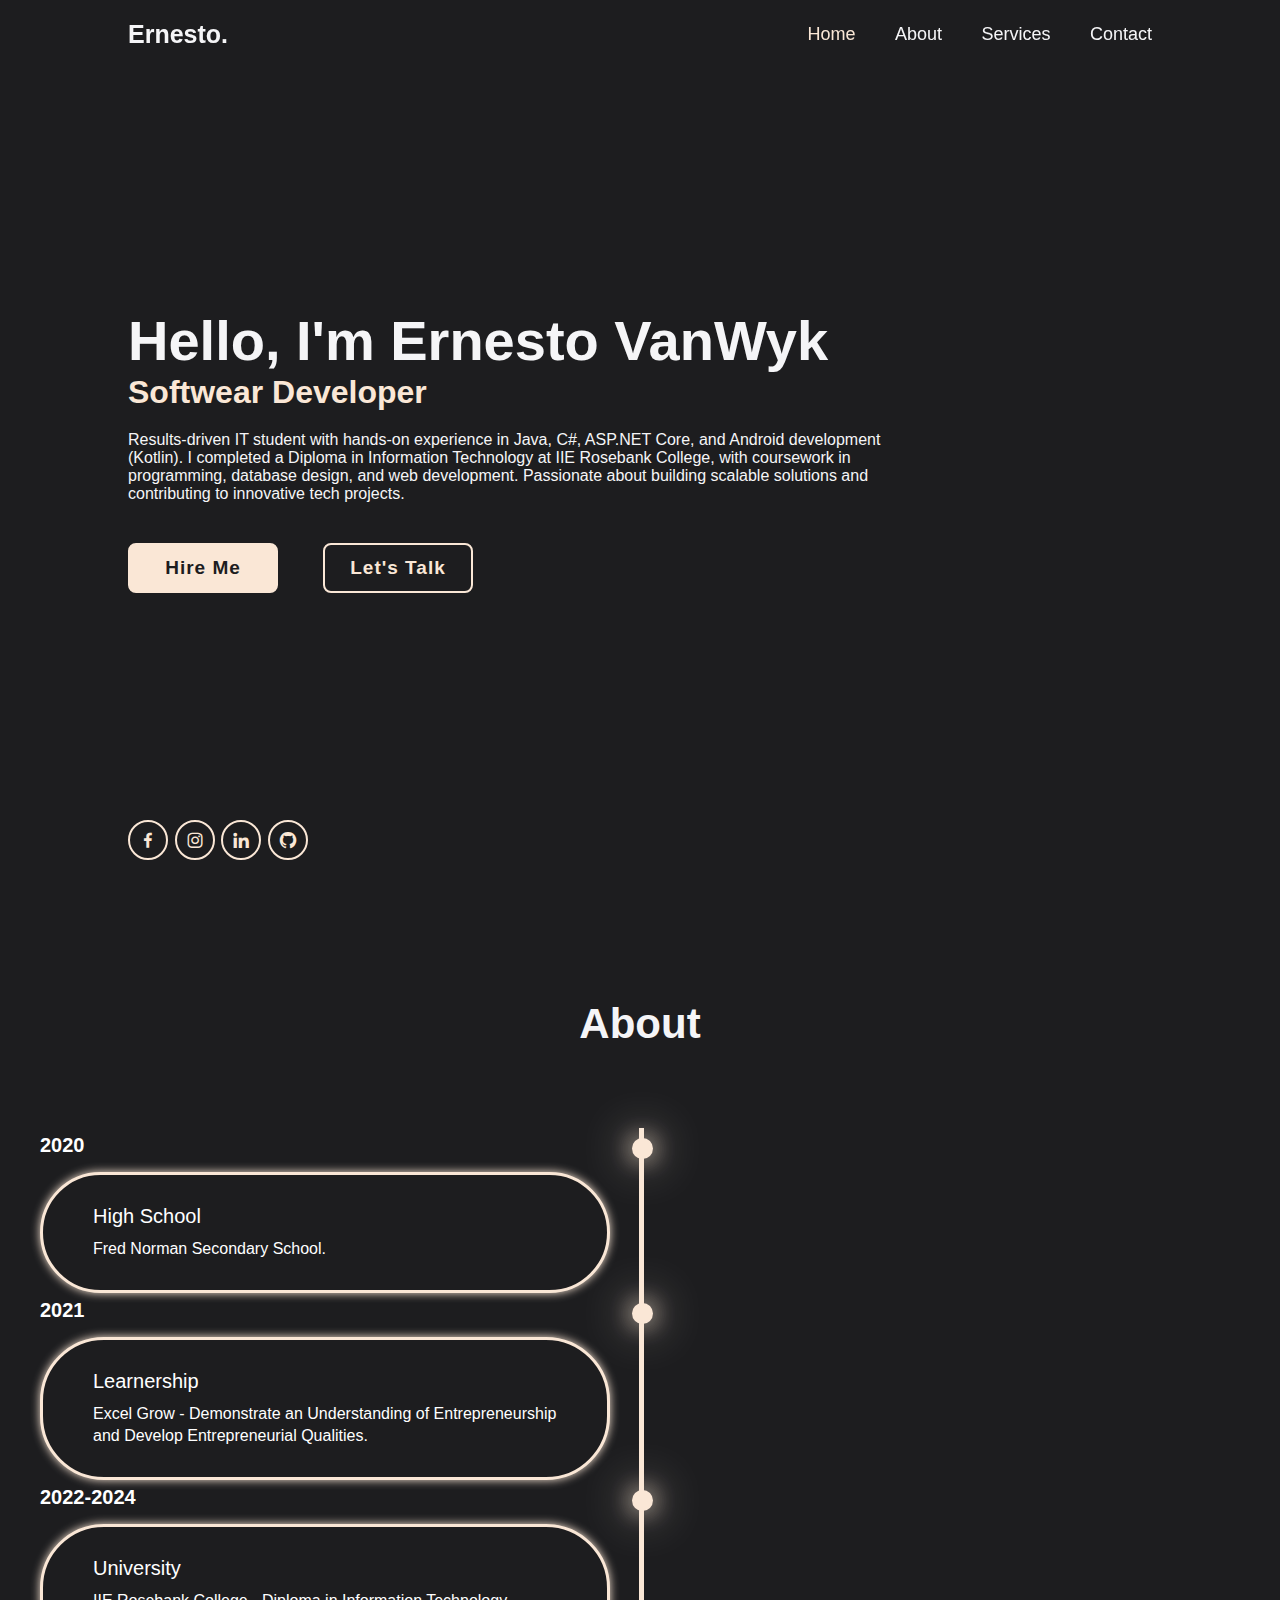
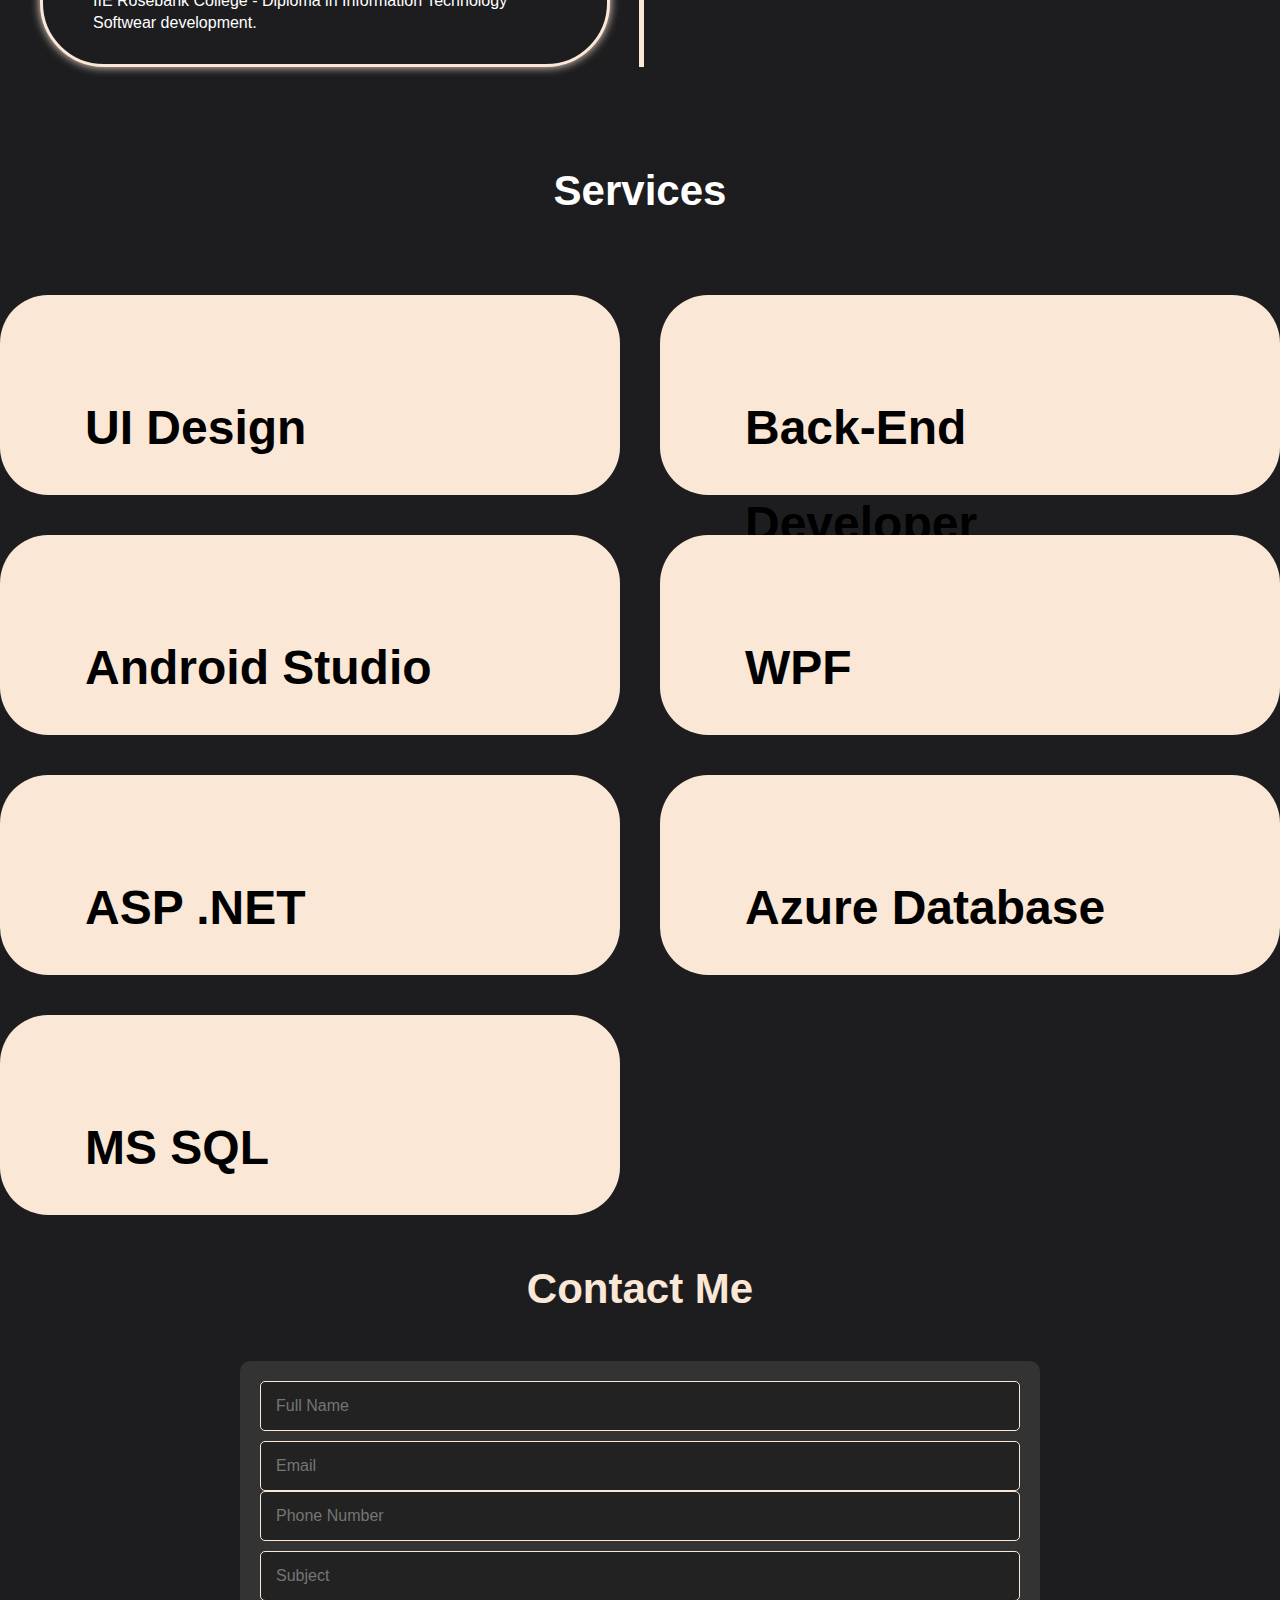
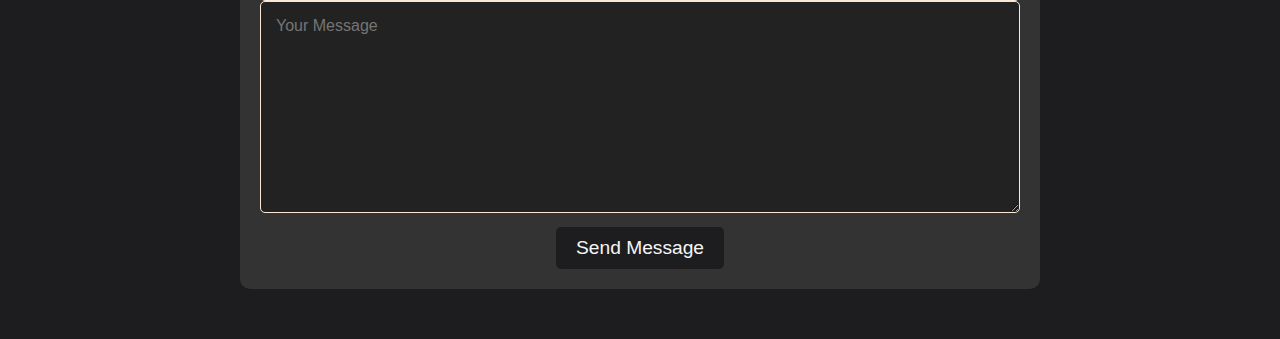
<file: Personal Portfolio Website/Main.html>
<!DOCTYPE html>

<head>
    <meta charset="UTF-8">
    <meta http-equiv="viewport" content="width=device-width, initial-scale=1.0">
    <title>Personal Portfolio Website</title>
    <link rel="stylesheet" href="style.css">
    <link href='https://unpkg.com/boxicons@2.1.4/css/boxicons.min.css' rel='stylesheet'>


</head>

<body>
    <header class="header">
        <a href="#" class="logo">Ernesto.</a>
        <nav class="navbar">
            <a href="#Home" class="active">Home</a>
            <a href="#about">About</a>
            <a href="#Services">Services</a>
            <a href="#contact">Contact</a>
        </nav>

    </header>

    <section class="Home" id="Home">
        <div class="home-content">
            <h1>Hello, I'm Ernesto VanWyk</h1>
            <h3>Softwear Developer</h3>
            <p>Results-driven IT student with hands-on experience in Java, C#, ASP.NET Core, and Android development
                (Kotlin). I completed a Diploma in Information Technology at IIE Rosebank College, with coursework in
                programming, database design, and web development. Passionate about building scalable solutions and
                contributing to innovative tech projects.
            </p>
            <div class="btn-box">
                <a href="#">Hire Me</a>
                <a href="#">Let's Talk</a>
            </div>
        </div>

        <div class="home-social">
            <a href="https://www.facebook.com/Ernest.purpp/"><i class='bx bxl-facebook'></i></a>
            <a href="https://www.instagram.com/senhor_ernesto/"><i class='bx bxl-instagram'></i></a>
            <a href="http://linkedin.com/in/ernesto-vanwyk-5998b0205"><i class='bx bxl-linkedin'></i></a>
            <a href="https://github.com/ST10024680"><i class='bx bxl-github'></i></a>
        </div>

    </section>

    <section class="about" id="about">
        <h2 class="heading">About</h2>

        <div class="timeLine">
            <div class="timeLine-item">
                <div class="timeLine-dot"></div>
                <div class="timeLine-date">2020</div>
                <div class="timeLine-content">
                    <h3>High School</h3>
                    <p>Fred Norman Secondary School.</p>
                </div>

            </div>
        </div>

        <div class="timeLine">
            <div class="timeLine-item">
                <div class="timeLine-dot"></div>
                <div class="timeLine-date">2021</div>
                <div class="timeLine-content">
                    <h3>Learnership</h3>
                    <p>Excel Grow - Demonstrate an Understanding of Entrepreneurship and Develop Entrepreneurial
                        Qualities.</p>
                </div>

            </div>
        </div>

        <div class="timeLine">
            <div class="timeLine-item">
                <div class="timeLine-dot"></div>
                <div class="timeLine-date">2022-2024</div>
                <div class="timeLine-content">
                    <h3>University</h3>
                    <p>IIE Rosebank College - Diploma in Information Technology Softwear development.</p>
                </div>

            </div>
        </div>
    </section>

    <section class="Services" id="Services">
        <h2 class="heading">Services</h2>

        <div class="services-container">
            <div class="services-box">
                <div class="services-info">
                    <h4>UI Design</h4>
                    <p></p>
                </div>
            </div>

            <div class="services-box">
                <div class="services-info">
                    <h4>Back-End Developer</h4>
                    <p></p>
                </div>
            </div>

            <div class="services-box">
                <div class="services-info">
                    <h4>Android Studio</h4>
                    <p></p>
                </div>
            </div>

            <div class="services-box">
                <div class="services-info">
                    <h4>WPF</h4>
                    <p></p>
                </div>
            </div>

            <div class="services-box">
                <div class="services-info">
                    <h4>ASP .NET</h4>
                    <p></p>
                </div>
            </div>

            <div class="services-box">
                <div class="services-info">
                    <h4>Azure Database</h4>
                    <p></p>
                </div>
            </div>

            <div class="services-box">
                <div class="services-info">
                    <h4>MS SQL</h4>
                    <p></p>
                </div>
            </div>
        </div>
    </section>


    <section class="contact" id="contact">
        <h2 class="heading">Contact <span>Me</span></h2>
    
        <form action="#" method="POST">
            <div class="input-group">
                <div class="input-box">
                    <input type="text" name="fullname" placeholder="Full Name" required aria-label="Full Name">
                    <input type="email" name="email" placeholder="Email" required aria-label="Email">
                </div>
                <div class="input-box">
                    <input type="tel" name="phone" placeholder="Phone Number" required aria-label="Phone Number">
                    <input type="text" name="subject" placeholder="Subject" required aria-label="Subject">
                </div>
                <div class="input-group-2">
                    <textarea name="message" cols="30" rows="10" placeholder="Your Message" required aria-label="Your Message"></textarea>
                    <input type="submit" value="Send Message" class="btn">
                </div>
            </div>
        </form>
    </section>
    

</body>

</html>
</file>
<file: Personal Portfolio Website/style.css>
* {
    margin: 0;
    padding: 0;
    box-sizing: border-box;
    font-family: 'Poppins', sans-serif;
}

body {
    background: #1D1D1F;
    color: #F5F5F7;
}

.header {
    position: fixed;
    top: 0;
    left: 0;
    width: 100%;
    padding: 20px 10%;
    background: transparent;
    display: flex;
    justify-content: space-between;
    align-items: center;
    z-index: 100;
}

.logo {
    font-size: 25px;
    color: #F5F5F7;
    text-decoration: none;
    font-weight: 600;
}

.navbar a {
    font-size: 18px;
    color: #F5F5F7;
    text-decoration: none;
    font-weight: 500;
    margin-left: 35px;
    transition: .3s;
}

.navbar a:hover,
.navbar a.active {
    color: #FAE7D6;
}

.Home {
    height: 100vh;
    display: flex;
    align-items: center;
    padding: 0 10%;
}

.home-content {
    max-width: 800px;
}

.home-content h1 {
    font-size: 56px;
    font-weight: 700;
    line-height: 1.2;
}

.home-content h3 {
    font-size: 32px;
    font-weight: 700;
    color: #FAE7D6;
}

.home-content p {
    font-size: 16px;
    margin: 20px 0 40px;
}

.home-content .btn-box {
    display: flex;
    justify-content: space-between;
    width: 345px;
    height: 50px;

}

.btn-box a {
    position: relative;
    display: inline-flex;
    justify-content: center;
    align-items: center;
    width: 150px;
    height: 100%;
    background: #FAE7D6;
    border: 2px solid #FAE7D6;
    border-radius: 8px;
    font-size: 19px;
    color: #1D1D1F;
    text-decoration: none;
    font-weight: 600;
    letter-spacing: 1px;
    z-index: 1;
    overflow: hidden;
    transition: .5s;
}

.btn-box a:hover {
    color: #FAE7D6;
}

.btn-box a:nth-child(2) {
    background: transparent;
    color: #FAE7D6;
}

.btn-box a:nth-child(2):hover {

    color: #1D1D1F;
}

.btn-box a:nth-child(2)::before {
    background: #FAE7D6;

}

.btn-box a::before {
    content: '';
    position: absolute;
    top: 0;
    left: 0;
    width: 0;
    height: 100%;
    background: #1D1D1F;
    z-index: -1;
    transition: .5s;
}

.btn-box a:hover:before {
    width: 100%;
}

.home-social {
    position: absolute;
    bottom: 40px;
    width: 180px;
    display: flex;
    justify-content: space-between;
}

.home-social a {
    display: inline-flex;
    justify-content: center;
    align-items: center;
    width: 40px;
    height: 40px;
    border: 2px solid #FAE7D6;
    border-radius: 50%;
    font-size: 20px;
    color: #FAE7D6;
    text-decoration: none;
    z-index: 1;
    overflow: hidden;
    transition: .5s;
}






.heading {
    font-size: 42px;
    text-align: center;
    font-weight: 700;
}

.about {
    padding: 100px 15px;
    background-color: #1D1D1F;

}

.about h2 {
    margin-bottom: 5rem;
}

.timeLine {
    max-width: 1200px;
    margin: auto;
    display: flex;
    flex-wrap: wrap;
    position: relative;
}

.timeLine::before {
    content: "";
    position: absolute;
    width: 5px;
    height: 100%;
    background-color: #FAE7D6;
    left: calc(50% - 1px);
}

.timeLine-item {
    margin-bottom: 40px;
    width: 100%;
    position: relative;
}

.timeLine-item:last-child {
    margin-bottom: 0;
}

.timeLine-item:nth-child(even) {
    padding-left: calc(50% + 30px);
}

.timeLine-item:nth-child(odd) {
    padding-right: calc(50% + 30px);
}

.timeLine-dot {
    height: 21px;
    width: 21px;
    background-color: #FAE7D6;
    box-shadow: 0 0 25px #FAE7D6,
        0 0 50px #FAE7D6;
    position: absolute;
    left: calc(50% - 8px);
    border-radius: 50%;
    top: 10px;
}

.timeLine-date {
    font-size: 20px;
    font-weight: 800;
    color: white;
    margin: 6px 0 15px;
}

.timeLine-content {
    background-color: #1D1D1F;
    border: 3px solid #FAE7D6;
    padding: 30px 50px;
    border-radius: 4rem;
    box-shadow: 0 0 10px #FAE7D6;
    cursor: pointer;
    transition: 0.3s ease-in-out;
}

.timeLine-content:hover {
    transform: scale(1.05);
    box-shadow: 0 0 25px #FAE7D6;
}

.timeLine-content h3 {
    font-size: 20px;
    color: white;
    margin: 0 0 10px;
    font-weight: 500;
}

.timeLine-content p {
    color: white;
    font-size: 16px;
    font-weight: 300;
    line-height: 22px;
}

::-webkit-scrollbar {
    width: 15px;
}

::-webkit-scrollbar-thumb {
    background-color: #FAE7D6;
}

.Services {
    background: #1D1D1F;
    color: black;
}

.Services h2 {
    margin-bottom: 5rem;
    color: white;
}

.services-container {
    display: grid;
    grid-template-columns: repeat(2, 1fr);
    align-items: center;
    gap: 2.5rem;
}

.services-box {
    background-color: #FAE7D6;
    height: 200px;
    border-radius: 3rem;
    border: 5px solid transparent;
    cursor: pointer;
    transition: 0.4s ease-in-out;
}

.services-box:hover {
    background: white;
    color: black;
    border: 5px solid #F5F5F7;
    transform: scale(1.03);
}

.services-box .services-info {
    display: block;
    flex-direction: column;
    text-align: left;
    max-height: 200px;
    justify-content: left;
    align-items: baseline;
    padding: 5rem 5rem;
}

.services-info h4 {
    font-size: 3rem;
    font-weight: 700;
    line-height: 2;
}

.services-info p {
    font-size: 1.6rem;
    font-weight: 600;
    min-height: 100px;
    line-height: 1.7;
    margin: auto;
}

.contact {
    text-align: center;
    padding: 50px;
}
.contact h2 {
    margin-bottom: 3rem;
    color: #FAE7D6;
}
.contact form {
    max-width: 800px;
    margin: auto;
    background: #333;
    padding: 20px;
    border-radius: 10px;
}
.input-box {
    display: flex;
    justify-content: space-between;
    flex-wrap: wrap;
    gap: 10px;
}
.input-box input,
textarea {
    width: 100%;
    padding: 15px;
    font-size: 1rem;
    color: #F5F5F7;
    background: #222;
    border: 1px solid #FAE7D6;
    border-radius: 5px;
}
.btn {
    background: #1D1D1F;
    color: #F5F5F7;
    padding: 10px 20px;
    border: none;
    cursor: pointer;
    margin-top: 10px;
    font-size: 1.2rem;
    border-radius: 5px;
}
.btn:hover {
    background: #FAE7D6;
    transition: .3s;
    color: #1D1D1F;
}

@media (max-width: 768px) {
    .contact form {
        flex-direction: column;
        gap: 1.5rem;
    }
}
</file>
